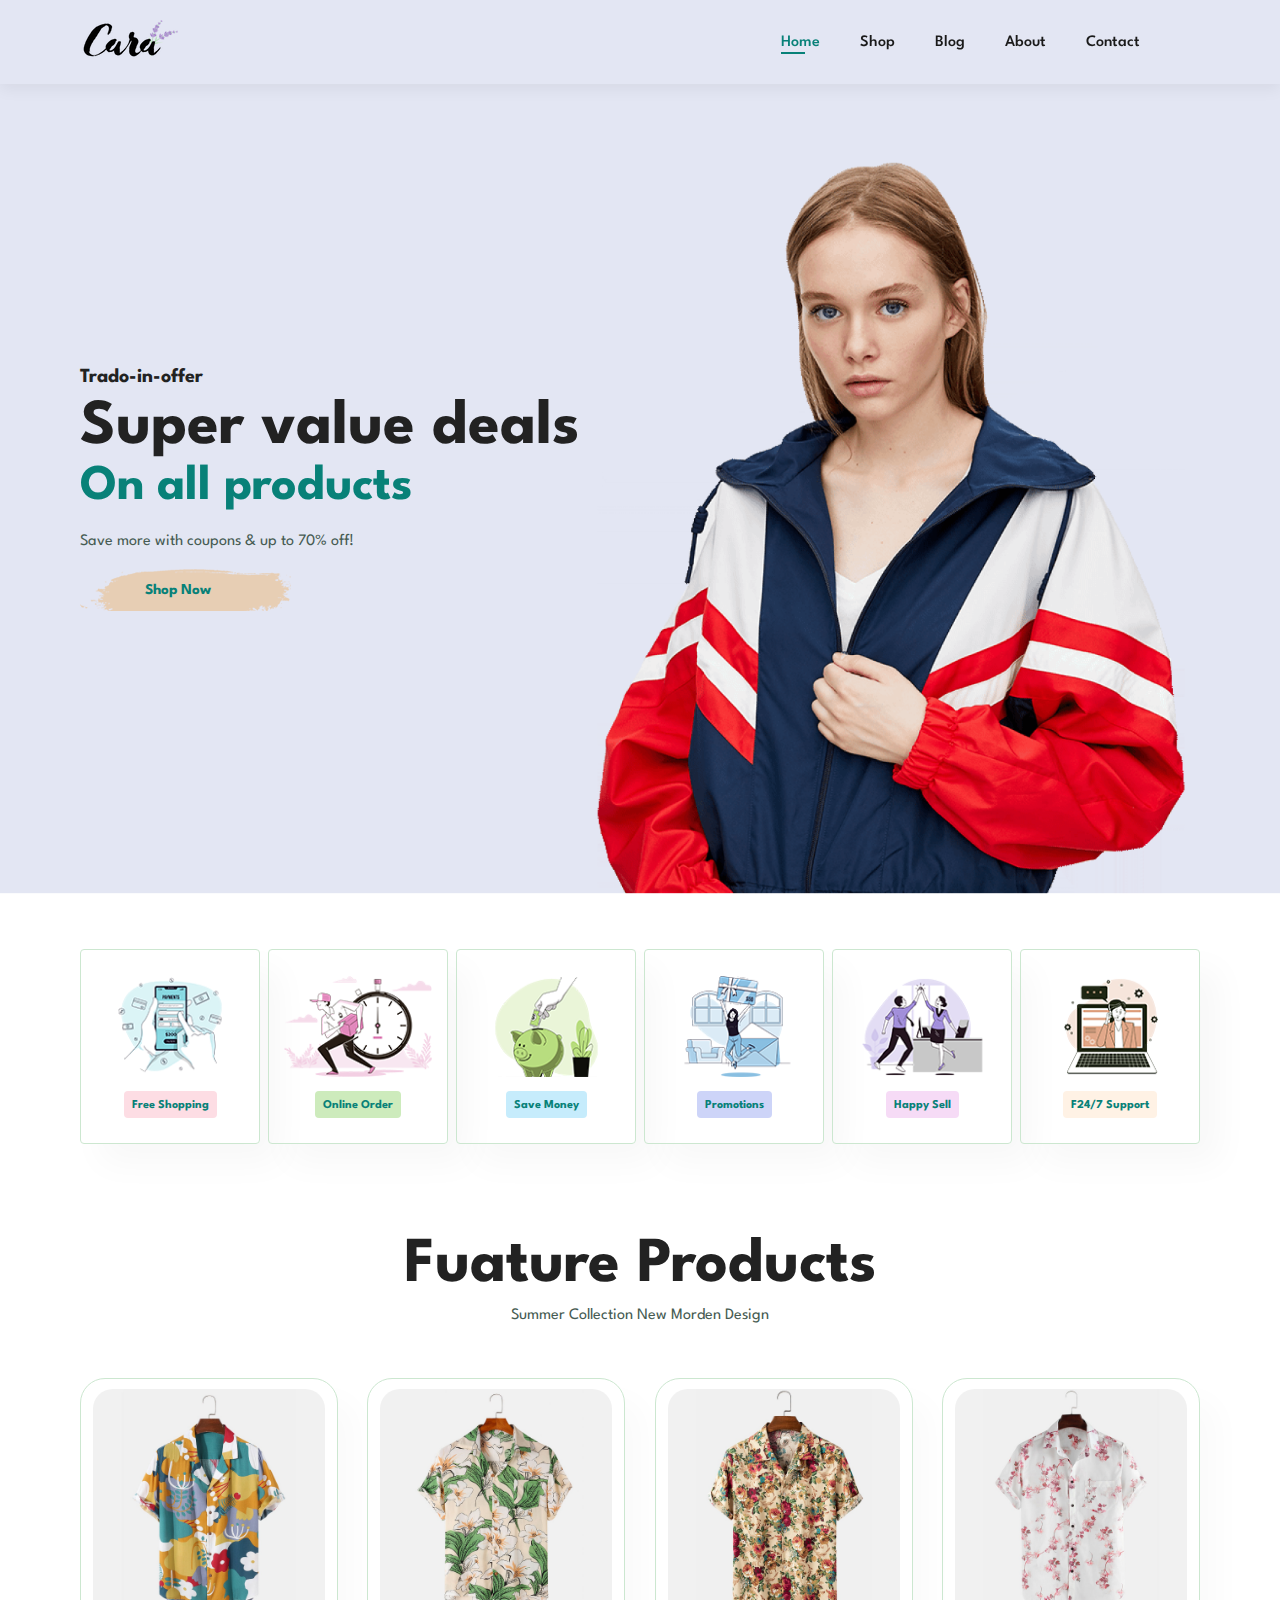
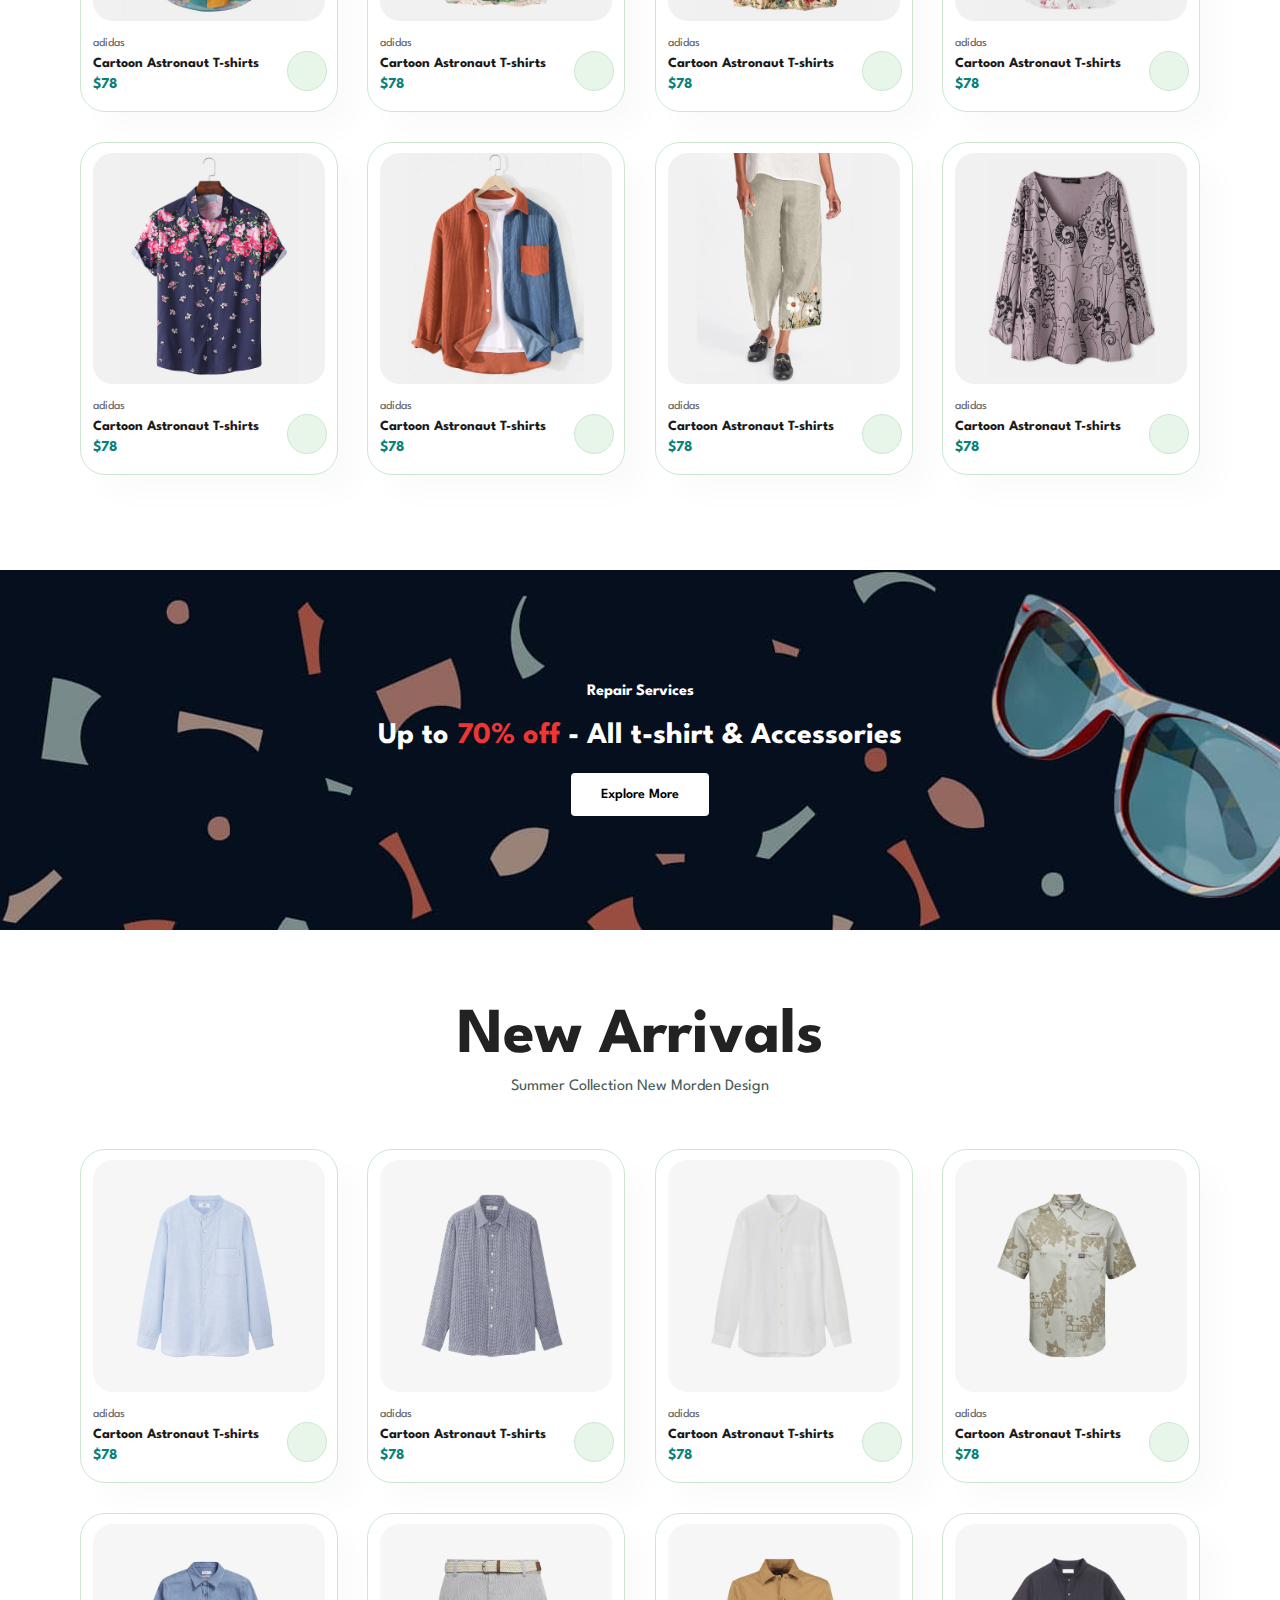
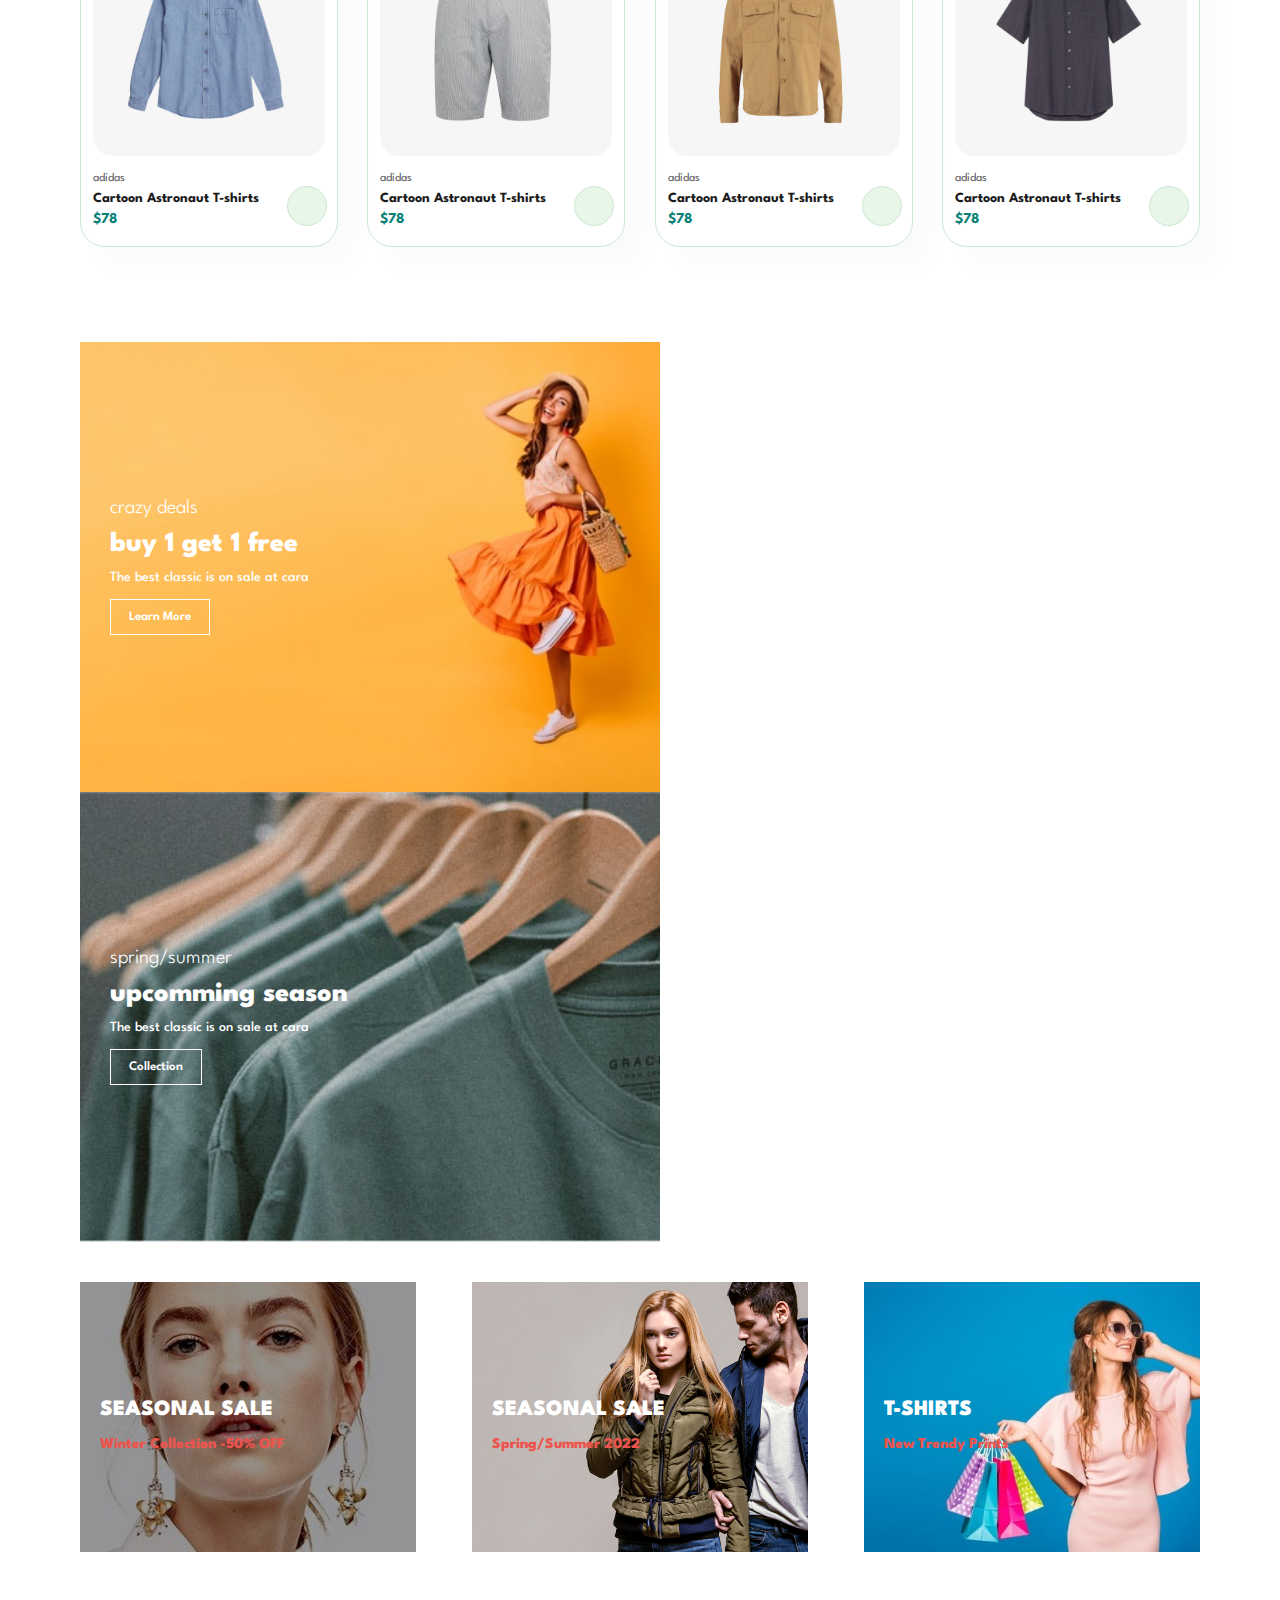
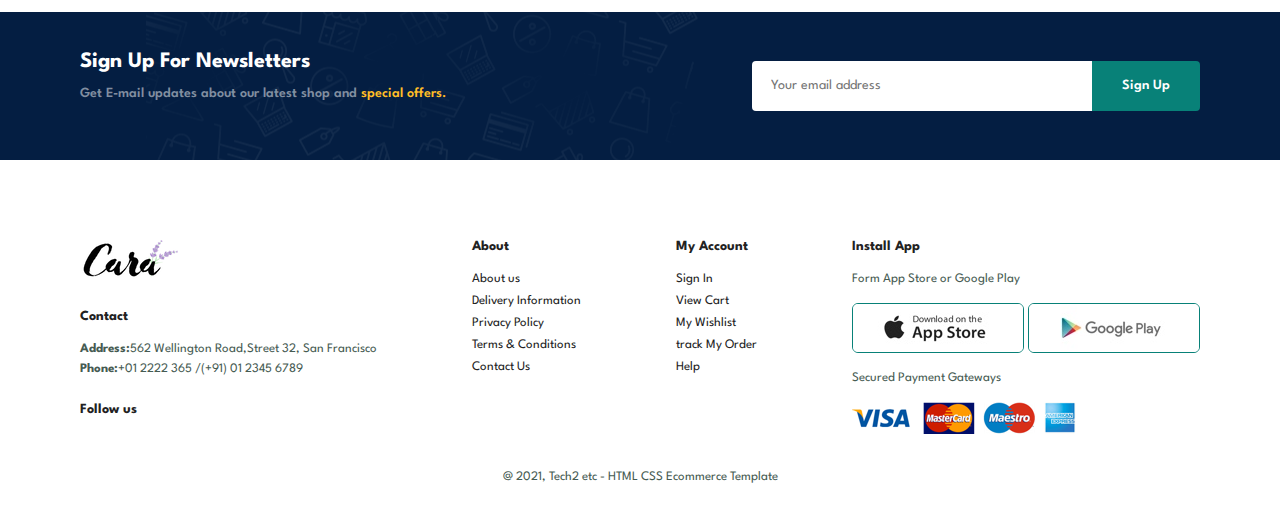
<file: index.html>
<!DOCTYPE html>
<html lang="en">

<head>
    <meta charset="UTF-8">
    <meta http-equiv="X-UA-Compatible" content="IE=edge">
    <meta name="viewport" content="width=device-width, initial-scale=1.0">
    <link rel="stylesheet" href="https://cdnjs.cloudflare.com/ajax/libs/font-awesome/6.2.0/css/all.min.css"
        integrity="sha512-xh6O/CkQoPOWDdYTDqeRdPCVd1SpvCA9XXcUnZS2FmJNp1coAFzvtCN9BmamE+4aHK8yyUHUSCcJHgXloTyT2A=="
        crossorigin="anonymous" referrerpolicy="no-referrer" />


    <link rel="stylesheet" href="./style.css">

    <title>Ecommerce</title>
</head>

<body>
    <header id="header">
        <a href="#"><img src="./img/logo.png" alt="" class="logo"></a>

        <div>
            <ul id="navbar">
                <li><a class="active" href="index.html">Home</a></li>
                <li><a href="shop.html">Shop</a></li>
                <li><a href="blog.html">Blog</a></li>
                <li><a href="about.html">About</a></li>
                <li><a href="contact.html">Contact</a></li>
                <li id="lg-bag"><a href="cart.html"><i class="fas fa-shopping-bag"></i></a></li>
                <a href="#" id="close"><i class="fas fa-times"></i></a>
            </ul>
        </div>
        <div id="mobile">
            <a href="cart.html"><i class="fas fa-shopping-bag"></i></a>
            <i id="bar" class="fa-solid fa-bars"></i>
            <!-- <i id="bar" class="fas fa-outdent"></i> -->
        </div>
    </header>

    <section id="hero">
        <h4>Trado-in-offer</h4>
        <h2>Super value deals</h2>
        <h1>On all products</h1>
        <p>Save more with coupons & up to 70% off!</p>
        <button>Shop Now</button>
    </section>

    <section id="feature" class="section-p1">

        <div class="fe-box">
            <img src="img/features/f1.png" alt="" srcset="">
            <h6>Free Shopping</h6>
        </div>

        <div class="fe-box">
            <img src="img/features/f2.png" alt="" srcset="">
            <h6>Online Order</h6>
        </div>

        <div class="fe-box">
            <img src="img/features/f3.png" alt="" srcset="">
            <h6>Save Money</h6>
        </div>

        <div class="fe-box">
            <img src="img/features/f4.png" alt="" srcset="">
            <h6>Promotions</h6>
        </div>

        <div class="fe-box">
            <img src="img/features/f5.png" alt="" srcset="">
            <h6>Happy Sell</h6>
        </div>

        <div class="fe-box">
            <img src="img/features/f6.png" alt="" srcset="">
            <h6>F24/7 Support</h6>
        </div>

    </section>

    <section id="product1" class="section-p1">
        <h2>Fuature Products</h2>
        <p>Summer Collection New Morden Design</p>
        <div class="pro-container">
            <div class="pro">
                <img src="./img/products/f1.jpg" alt="" srcset="">
                <div class="des">
                    <span>adidas</span>
                    <h5>Cartoon Astronaut T-shirts</h5>
                    <div class="star">
                        <i class="fas fa-star"></i>
                        <i class="fas fa-star"></i>
                        <i class="fas fa-star"></i>
                        <i class="fas fa-star"></i>
                        <i class="fas fa-star"></i>
                    </div>
                    <h4>$78</h4>
                </div>
                <a href=""><i class="fas fa-shopping-cart cart1"></i></a>
            </div>

            <div class="pro">
                <img src="./img/products/f2.jpg" alt="" srcset="">
                <div class="des">
                    <span>adidas</span>
                    <h5>Cartoon Astronaut T-shirts</h5>
                    <div class="star">
                        <i class="fas fa-star"></i>
                        <i class="fas fa-star"></i>
                        <i class="fas fa-star"></i>
                        <i class="fas fa-star"></i>
                        <i class="fas fa-star"></i>
                    </div>
                    <h4>$78</h4>
                </div>
                <a href="#"><i class="fas fa-shopping-cart cart1"></i></a>
            </div>
            <div class="pro">
                <img src="./img/products/f3.jpg" alt="" srcset="">
                <div class="des">
                    <span>adidas</span>
                    <h5>Cartoon Astronaut T-shirts</h5>
                    <div class="star">
                        <i class="fas fa-star"></i>
                        <i class="fas fa-star"></i>
                        <i class="fas fa-star"></i>
                        <i class="fas fa-star"></i>
                        <i class="fas fa-star"></i>
                    </div>
                    <h4>$78</h4>
                </div>
                <a href="#"><i class="fas fa-shopping-cart cart1"></i></a>
            </div>

            <div class="pro">
                <img src="./img/products/f4.jpg" alt="" srcset="">
                <div class="des">
                    <span>adidas</span>
                    <h5>Cartoon Astronaut T-shirts</h5>
                    <div class="star">
                        <i class="fas fa-star"></i>
                        <i class="fas fa-star"></i>
                        <i class="fas fa-star"></i>
                        <i class="fas fa-star"></i>
                        <i class="fas fa-star"></i>
                    </div>
                    <h4>$78</h4>
                </div>
                <a href="#"><i class="fas fa-shopping-cart cart1"></i></a>
            </div>
            <div class="pro">
                <img src="./img/products/f5.jpg" alt="" srcset="">
                <div class="des">
                    <span>adidas</span>
                    <h5>Cartoon Astronaut T-shirts</h5>
                    <div class="star">
                        <i class="fas fa-star"></i>
                        <i class="fas fa-star"></i>
                        <i class="fas fa-star"></i>
                        <i class="fas fa-star"></i>
                        <i class="fas fa-star"></i>
                    </div>
                    <h4>$78</h4>
                </div>
                <a href="#"><i class="fas fa-shopping-cart cart1"></i></a>
            </div>
            <div class="pro">
                <img src="./img/products/f6.jpg" alt="" srcset="">
                <div class="des">
                    <span>adidas</span>
                    <h5>Cartoon Astronaut T-shirts</h5>
                    <div class="star">
                        <i class="fas fa-star"></i>
                        <i class="fas fa-star"></i>
                        <i class="fas fa-star"></i>
                        <i class="fas fa-star"></i>
                        <i class="fas fa-star"></i>
                    </div>
                    <h4>$78</h4>
                </div>
                <a href="#"><i class="fas fa-shopping-cart cart1"></i></a>
            </div>
            <div class="pro">
                <img src="./img/products/f7.jpg" alt="" srcset="">
                <div class="des">
                    <span>adidas</span>
                    <h5>Cartoon Astronaut T-shirts</h5>
                    <div class="star">
                        <i class="fas fa-star"></i>
                        <i class="fas fa-star"></i>
                        <i class="fas fa-star"></i>
                        <i class="fas fa-star"></i>
                        <i class="fas fa-star"></i>
                    </div>
                    <h4>$78</h4>
                </div>
                <a href="#"><i class="fas fa-shopping-cart cart1"></i></a>
            </div>
            <div class="pro">
                <img src="./img/products/f8.jpg" alt="" srcset="">
                <div class="des">
                    <span>adidas</span>
                    <h5>Cartoon Astronaut T-shirts</h5>
                    <div class="star">
                        <i class="fas fa-star"></i>
                        <i class="fas fa-star"></i>
                        <i class="fas fa-star"></i>
                        <i class="fas fa-star"></i>
                        <i class="fas fa-star"></i>
                    </div>
                    <h4>$78</h4>
                </div>
                <a href="#"><i class="fas fa-shopping-cart cart1"></i></a>
            </div>
        </div>
    </section>
    
    <section id="banner" class="section-m1">
        <h4>Repair Services</h4>
        <h2>Up to <span>70% off</span> - All t-shirt & Accessories</h2>
        <button class="normal">Explore More</button>
    </section>

    <section id="product1" class="section-p1">
        <h2>New Arrivals</h2>
        <p>Summer Collection New Morden Design</p>
        <div class="pro-container">
            <div class="pro">
                <img src="./img/products/n1.jpg" alt="" srcset="">
                <div class="des">
                    <span>adidas</span>
                    <h5>Cartoon Astronaut T-shirts</h5>
                    <div class="star">
                        <i class="fas fa-star"></i>
                        <i class="fas fa-star"></i>
                        <i class="fas fa-star"></i>
                        <i class="fas fa-star"></i>
                        <i class="fas fa-star"></i>
                    </div>
                    <h4>$78</h4>
                </div>
                <a href="#"><i class="fas fa-shopping-cart cart1"></i></a>
            </div>
            <div class="pro">
                <img src="./img/products/n2.jpg" alt="" srcset="">
                <div class="des">
                    <span>adidas</span>
                    <h5>Cartoon Astronaut T-shirts</h5>
                    <div class="star">
                        <i class="fas fa-star"></i>
                        <i class="fas fa-star"></i>
                        <i class="fas fa-star"></i>
                        <i class="fas fa-star"></i>
                        <i class="fas fa-star"></i>
                    </div>
                    <h4>$78</h4>
                </div>
                <a href="#"><i class="fas fa-shopping-cart cart1"></i></a>
            </div>
            <div class="pro">
                <img src="./img/products/n3.jpg" alt="" srcset="">
                <div class="des">
                    <span>adidas</span>
                    <h5>Cartoon Astronaut T-shirts</h5>
                    <div class="star">
                        <i class="fas fa-star"></i>
                        <i class="fas fa-star"></i>
                        <i class="fas fa-star"></i>
                        <i class="fas fa-star"></i>
                        <i class="fas fa-star"></i>
                    </div>
                    <h4>$78</h4>
                </div>
                <a href="#"><i class="fas fa-shopping-cart cart1"></i></a>
            </div>

            <div class="pro">
                <img src="./img/products/n4.jpg" alt="" srcset="">
                <div class="des">
                    <span>adidas</span>
                    <h5>Cartoon Astronaut T-shirts</h5>
                    <div class="star">
                        <i class="fas fa-star"></i>
                        <i class="fas fa-star"></i>
                        <i class="fas fa-star"></i>
                        <i class="fas fa-star"></i>
                        <i class="fas fa-star"></i>
                    </div>
                    <h4>$78</h4>
                </div>
                <a href="#"><i class="fas fa-shopping-cart cart1"></i></a>
            </div>
            <div class="pro">
                <img src="./img/products/n5.jpg" alt="" srcset="">
                <div class="des">
                    <span>adidas</span>
                    <h5>Cartoon Astronaut T-shirts</h5>
                    <div class="star">
                        <i class="fas fa-star"></i>
                        <i class="fas fa-star"></i>
                        <i class="fas fa-star"></i>
                        <i class="fas fa-star"></i>
                        <i class="fas fa-star"></i>
                    </div>
                    <h4>$78</h4>
                </div>
                <a href="#"><i class="fas fa-shopping-cart cart1"></i></a>
            </div>
            <div class="pro">
                <img src="./img/products/n6.jpg" alt="" srcset="">
                <div class="des">
                    <span>adidas</span>
                    <h5>Cartoon Astronaut T-shirts</h5>
                    <div class="star">
                        <i class="fas fa-star"></i>
                        <i class="fas fa-star"></i>
                        <i class="fas fa-star"></i>
                        <i class="fas fa-star"></i>
                        <i class="fas fa-star"></i>
                    </div>
                    <h4>$78</h4>
                </div>
                <a href="#"><i class="fas fa-shopping-cart cart1"></i></a>
            </div>
            <div class="pro">
                <img src="./img/products/n7.jpg" alt="" srcset="">
                <div class="des">
                    <span>adidas</span>
                    <h5>Cartoon Astronaut T-shirts</h5>
                    <div class="star">
                        <i class="fas fa-star"></i>
                        <i class="fas fa-star"></i>
                        <i class="fas fa-star"></i>
                        <i class="fas fa-star"></i>
                        <i class="fas fa-star"></i>
                    </div>
                    <h4>$78</h4>
                </div>
                <a href="#"><i class="fas fa-shopping-cart cart1"></i></a>
            </div>
            <div class="pro">
                <img src="./img/products/n8.jpg" alt="" srcset="">
                <div class="des">
                    <span>adidas</span>
                    <h5>Cartoon Astronaut T-shirts</h5>
                    <div class="star">
                        <i class="fas fa-star"></i>
                        <i class="fas fa-star"></i>
                        <i class="fas fa-star"></i>
                        <i class="fas fa-star"></i>
                        <i class="fas fa-star"></i>
                    </div>
                    <h4>$78</h4>
                </div>
                <a href="#"><i class="fas fa-shopping-cart cart1"></i></a>
            </div>
        </div>
    </section>

    <section id="sm-banner" class="section-p1">
        <div class="banner-box">
            <h4>crazy deals</h4>
            <h2>buy 1 get 1 free</h2>
            <span>The best classic is on sale at cara</span>
            <button class="white">Learn More</button>
        </div>
        <div class="banner-box banner-box-2">
            <h4>spring/summer</h4>
            <h2>upcomming season</h2>
            <span>The best classic is on sale at cara</span>
            <button class="white">Collection</button>
        </div>
    </section>


    <section id="banner3">
        <div class="banner-box">
            <h2>SEASONAL SALE</h2>
            <h3>Winter Collection -50% OFF</h3>
        </div>
        <div class="banner-box banner-box2">
            <h2>SEASONAL SALE</h2>
            <h3>Spring/Summer 2022</h3>
        </div>
        <div class="banner-box  banner-box3">
            <h2>T-SHIRTS</h2>
            <h3>New Trendy Prints</h3>
        </div>
    </section>

    <section id="newsletter" class="section-p1 section-m1">
        <div class="newstext">
            <h4>Sign Up For Newsletters</h4>
            <p>Get E-mail updates about our latest shop and <span>special offers.</span></p>
        </div>
        <form class="form" action="">
            <input type="text" placeholder="Your email address">
            <button class="normal">Sign Up</button>
        </form>
    </section>

    <footer class="section-p1">
        <div class="col">
            <img class="logo" src="img/logo.png" alt="" srcset="">
            <h4>Contact</h4>
            <p><strong>Address:</strong>562 Wellington Road,Street 32, San Francisco</p>
            <p><strong>Phone:</strong>+01 2222 365 /(+91) 01 2345 6789</p>
            <div class="follow">
                <h4>Follow us</h4>
                <div class="icon">
                    <i class="fa-brands fa-facebook-f"></i>
                    <i class="fa-brands fa-twitter"></i>
                    <i class="fa-brands fa-instagram"></i>
                    <i class="fa-brands fa-pinterest"></i>
                    <i class="fa-brands fa-youtube"></i>
                </div>
            </div>
        </div>
        <div class="col">
            <h4>About</h4>
            <a href="#">About us</a>
            <a href="#">Delivery Information</a>
            <a href="#">Privacy Policy</a>
            <a href="#">Terms & Conditions</a>
            <a href="#">Contact Us</a>
        </div>
        <div class="col">
            <h4>My Account</h4>
            <a href="# ">Sign In</a>
            <a href="# ">View Cart</a>
            <a href="# ">My Wishlist</a>
            <a href="# ">track My Order</a>
            <a href="#">Help</a>
        </div>
        <div class="col install">
            <h4>Install App</h4>
            <p>Form App Store or Google Play</p>
            <div class="row">
                <img src="img/pay/app.jpg" alt="">
                <img src="img/pay/play.jpg" alt="">
            </div>
            <p>Secured Payment Gateways</p>
            <img src="img/pay/pay.png" alt="">
        </div>
        <div class="copyright">
            <p>@ 2021, Tech2 etc - HTML CSS Ecommerce Template</p>
        </div>
    </footer>



    <script src="./script.js"></script>
</body>

</html>
</file>
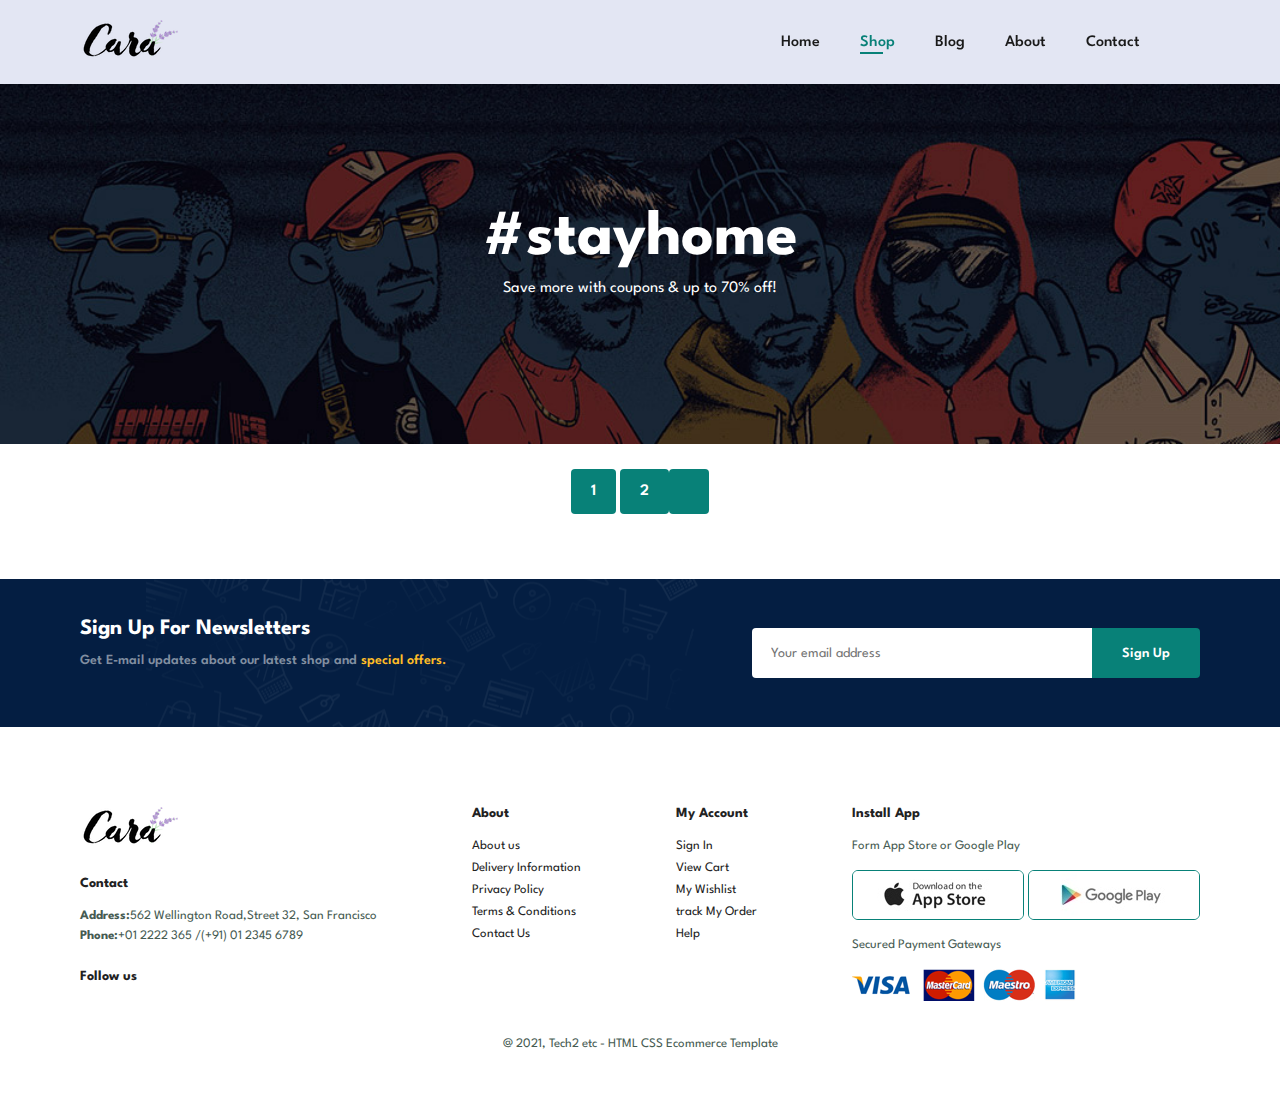
<file: blog.html>
<!DOCTYPE html>
<html lang="en">

<head>
    <meta charset="UTF-8">
    <meta http-equiv="X-UA-Compatible" content="IE=edge">
    <meta name="viewport" content="width=device-width, initial-scale=1.0">
    <link rel="stylesheet" href="https://cdnjs.cloudflare.com/ajax/libs/font-awesome/6.2.0/css/all.min.css"
        integrity="sha512-xh6O/CkQoPOWDdYTDqeRdPCVd1SpvCA9XXcUnZS2FmJNp1coAFzvtCN9BmamE+4aHK8yyUHUSCcJHgXloTyT2A=="
        crossorigin="anonymous" referrerpolicy="no-referrer" />


    <link rel="stylesheet" href="./style.css">

    <title>Document</title>
</head>

<body>
    <header id="header">
        <a href="#"><img src="./img/logo.png" alt="" class="logo"></a>

        <div>
            <ul id="navbar">
                <li><a href="index.html">Home</a></li>
                <li><a class="active" href="shop.html">Shop</a></li>
                <li><a href="blog.html">Blog</a></li>
                <li><a href="about.html">About</a></li>
                <li><a href="contact.html">Contact</a></li>
                <li id="lg-bag"><a href="cart.html"><i class="fas fa-shopping-bag"></i></a></li>
                <a href="#" id="close"><i class="fas fa-times"></i></a>
            </ul>
        </div>
        <div id="mobile">
            <a href="cart.html"><i class="fas fa-shopping-bag"></i></a>
            <i id="bar" class="fa-solid fa-bars"></i>
            <!-- <i id="bar" class="fas fa-outdent"></i> -->
        </div>
    </header>

    <section id="page-header">

        <h2>#stayhome</h2>
        <p>Save more with coupons & up to 70% off!</p>
    </section>

   
    <section id="pagination" class="section-p1">
        <a href="#">1</a>
        <a href="#">2</a>
        <a href="#"><i class="fas fa-long-arrow-alt-right"></i></a>
    </section>

    <section id="newsletter" class="section-p1 section-m1">
        <div class="newstext">
            <h4>Sign Up For Newsletters</h4>
            <p>Get E-mail updates about our latest shop and <span>special offers.</span></p>
        </div>
        <form class="form" action="">
            <input type="text" placeholder="Your email address">
            <button class="normal">Sign Up</button>
        </form>
    </section>

    <footer class="section-p1">
        <div class="col">
            <img class="logo" src="img/logo.png" alt="" srcset="">
            <h4>Contact</h4>
            <p><strong>Address:</strong>562 Wellington Road,Street 32, San Francisco</p>
            <p><strong>Phone:</strong>+01 2222 365 /(+91) 01 2345 6789</p>
            <div class="follow">
                <h4>Follow us</h4>
                <div class="icon">
                    <i class="fa-brands fa-facebook-f"></i>
                    <i class="fa-brands fa-twitter"></i>
                    <i class="fa-brands fa-instagram"></i>
                    <i class="fa-brands fa-pinterest"></i>
                    <i class="fa-brands fa-youtube"></i>
                </div>
            </div>
        </div>
        <div class="col">
            <h4>About</h4>
            <a href="#">About us</a>
            <a href="#">Delivery Information</a>
            <a href="#">Privacy Policy</a>
            <a href="#">Terms & Conditions</a>
            <a href="#">Contact Us</a>
        </div>
        <div class="col">
            <h4>My Account</h4>
            <a href="# ">Sign In</a>
            <a href="# ">View Cart</a>
            <a href="# ">My Wishlist</a>
            <a href="# ">track My Order</a>
            <a href="#">Help</a>
        </div>
        <div class="col install">
            <h4>Install App</h4>
            <p>Form App Store or Google Play</p>
            <div class="row">
                <img src="img/pay/app.jpg" alt="">
                <img src="img/pay/play.jpg" alt="">
            </div>
            <p>Secured Payment Gateways</p>
            <img src="img/pay/pay.png" alt="">
        </div>
        <div class="copyright">
            <p>@ 2021, Tech2 etc - HTML CSS Ecommerce Template</p>
        </div>
    </footer>



    <script src="./script.js"></script>
</body>

</html>
</file>
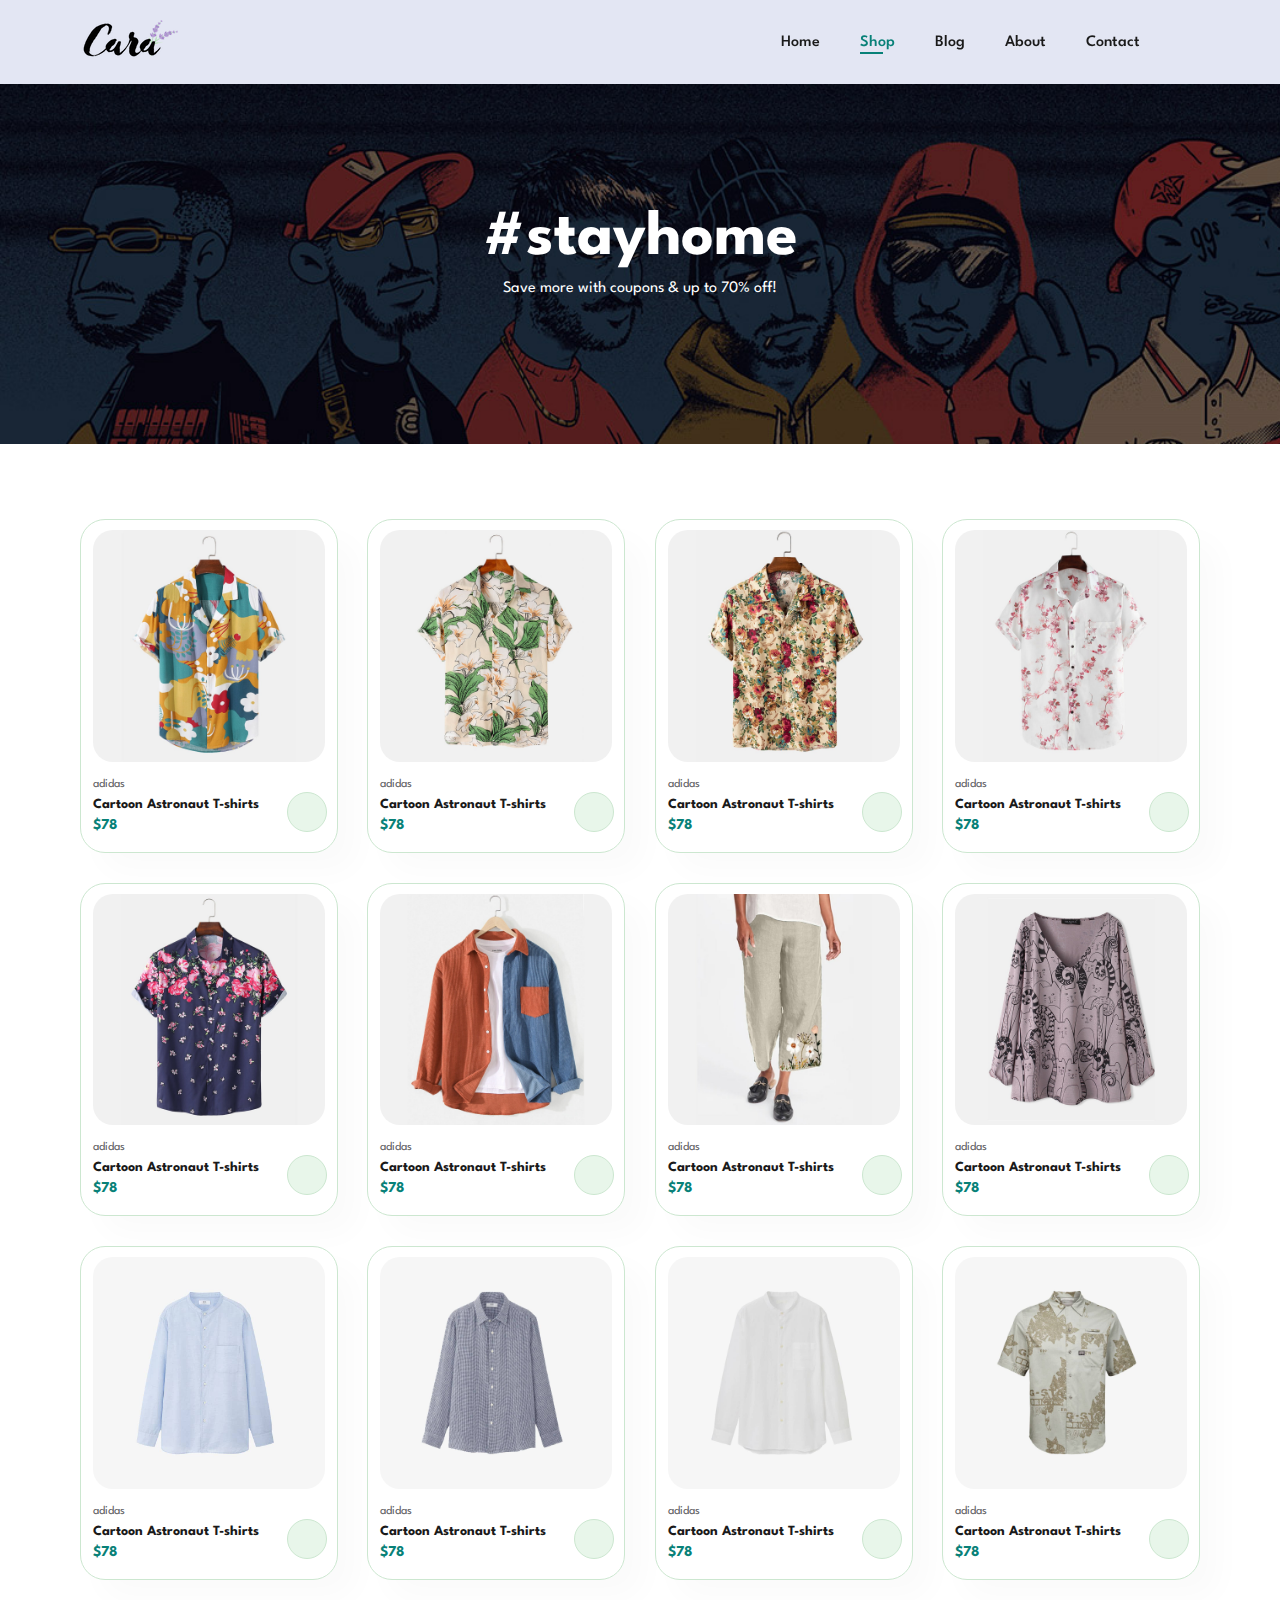
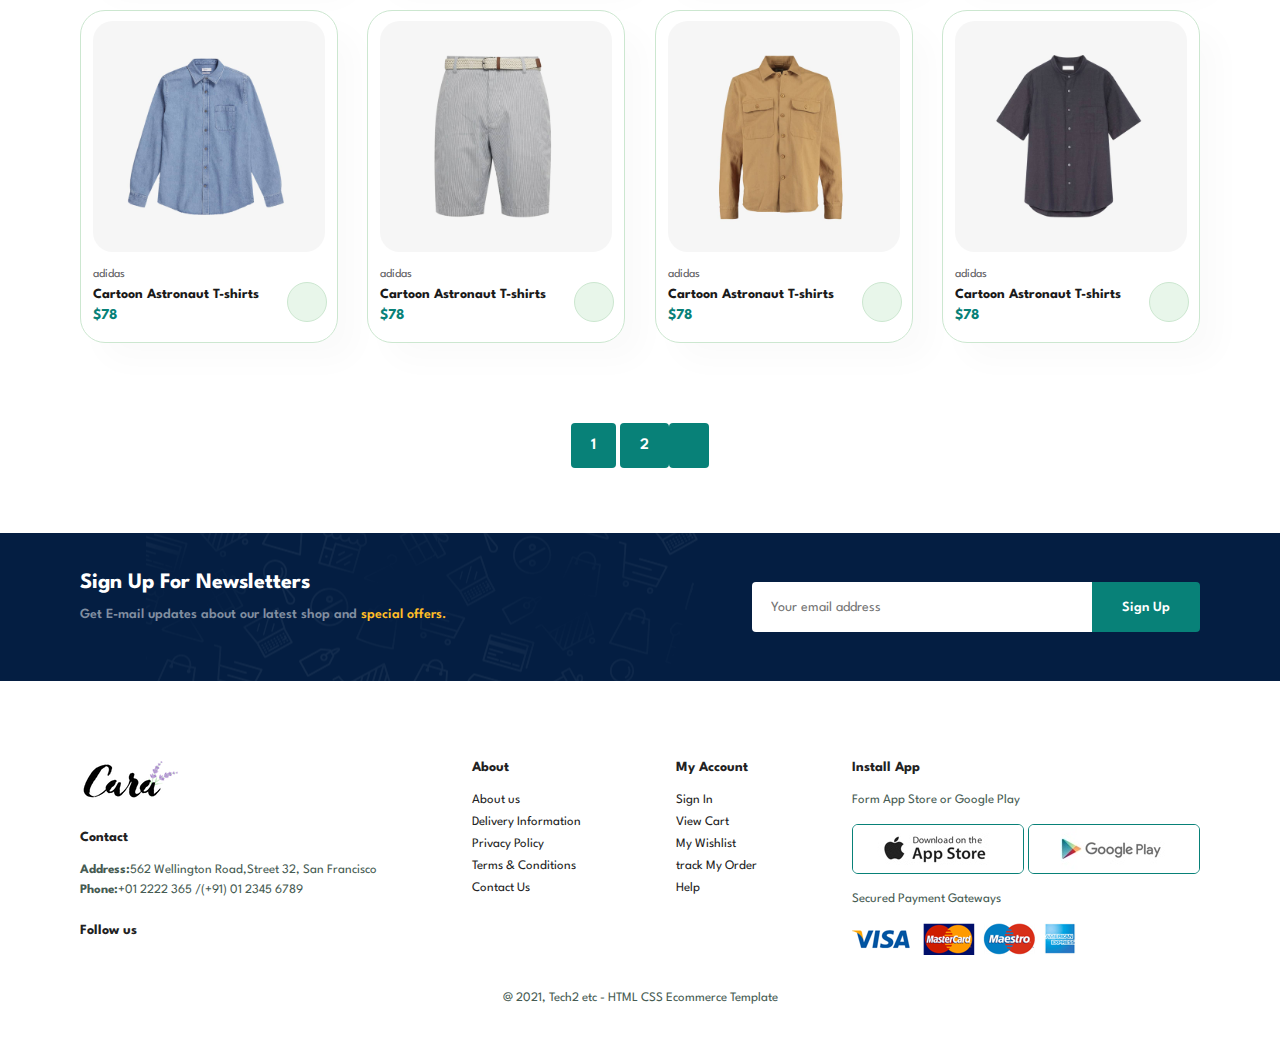
<file: shop.html>
<!DOCTYPE html>
<html lang="en">

<head>
    <meta charset="UTF-8">
    <meta http-equiv="X-UA-Compatible" content="IE=edge">
    <meta name="viewport" content="width=device-width, initial-scale=1.0">
    <link rel="stylesheet" href="https://cdnjs.cloudflare.com/ajax/libs/font-awesome/6.2.0/css/all.min.css"
        integrity="sha512-xh6O/CkQoPOWDdYTDqeRdPCVd1SpvCA9XXcUnZS2FmJNp1coAFzvtCN9BmamE+4aHK8yyUHUSCcJHgXloTyT2A=="
        crossorigin="anonymous" referrerpolicy="no-referrer" />


    <link rel="stylesheet" href="./style.css">

    <title>Document</title>
</head>

<body>
    <header id="header">
        <a href="#"><img src="./img/logo.png" alt="" class="logo"></a>

        <div>
            <ul id="navbar">
                <li><a href="index.html">Home</a></li>
                <li><a class="active" href="shop.html">Shop</a></li>
                <li><a href="blog.html">Blog</a></li>
                <li><a href="about.html">About</a></li>
                <li><a href="contact.html">Contact</a></li>
                <li id="lg-bag"><a href="cart.html"><i class="fas fa-shopping-bag"></i></a></li>
                <a href="#" id="close"><i class="fas fa-times"></i></a>
            </ul>
        </div>
        <div id="mobile">
            <a href="cart.html"><i class="fas fa-shopping-bag"></i></a>
            <i id="bar" class="fa-solid fa-bars"></i>
            <!-- <i id="bar" class="fas fa-outdent"></i> -->
        </div>
    </header>

    <section id="page-header">

        <h2>#stayhome</h2>
        <p>Save more with coupons & up to 70% off!</p>
    </section>

    <section id="product1" class="section-p1">
    
        <div class="pro-container">
            <div class="pro" onclick="window.location.href='sproduct.html';">
                <img src="./img/products/f1.jpg" alt="" srcset="">
                <div class="des">
                    <span>adidas</span>
                    <h5>Cartoon Astronaut T-shirts</h5>
                    <div class="star">
                        <i class="fas fa-star"></i>
                        <i class="fas fa-star"></i>
                        <i class="fas fa-star"></i>
                        <i class="fas fa-star"></i>
                        <i class="fas fa-star"></i>
                    </div>
                    <h4>$78</h4>
                </div>
                <a href="#"><i class="fas fa-shopping-cart cart1"></i></a>
            </div>
            <div class="pro">
                <img src="./img/products/f2.jpg" alt="" srcset="">
                <div class="des">
                    <span>adidas</span>
                    <h5>Cartoon Astronaut T-shirts</h5>
                    <div class="star">
                        <i class="fas fa-star"></i>
                        <i class="fas fa-star"></i>
                        <i class="fas fa-star"></i>
                        <i class="fas fa-star"></i>
                        <i class="fas fa-star"></i>
                    </div>
                    <h4>$78</h4>
                </div>
                <a href="#"><i class="fas fa-shopping-cart cart1"></i></a>
            </div>
            <div class="pro">
                <img src="./img/products/f3.jpg" alt="" srcset="">
                <div class="des">
                    <span>adidas</span>
                    <h5>Cartoon Astronaut T-shirts</h5>
                    <div class="star">
                        <i class="fas fa-star"></i>
                        <i class="fas fa-star"></i>
                        <i class="fas fa-star"></i>
                        <i class="fas fa-star"></i>
                        <i class="fas fa-star"></i>
                    </div>
                    <h4>$78</h4>
                </div>
                <a href="#"><i class="fas fa-shopping-cart cart1"></i></a>
            </div>

            <div class="pro">
                <img src="./img/products/f4.jpg" alt="" srcset="">
                <div class="des">
                    <span>adidas</span>
                    <h5>Cartoon Astronaut T-shirts</h5>
                    <div class="star">
                        <i class="fas fa-star"></i>
                        <i class="fas fa-star"></i>
                        <i class="fas fa-star"></i>
                        <i class="fas fa-star"></i>
                        <i class="fas fa-star"></i>
                    </div>
                    <h4>$78</h4>
                </div>
                <a href="#"><i class="fas fa-shopping-cart cart1"></i></a>
            </div>
            <div class="pro">
                <img src="./img/products/f5.jpg" alt="" srcset="">
                <div class="des">
                    <span>adidas</span>
                    <h5>Cartoon Astronaut T-shirts</h5>
                    <div class="star">
                        <i class="fas fa-star"></i>
                        <i class="fas fa-star"></i>
                        <i class="fas fa-star"></i>
                        <i class="fas fa-star"></i>
                        <i class="fas fa-star"></i>
                    </div>
                    <h4>$78</h4>
                </div>
                <a href="#"><i class="fas fa-shopping-cart cart1"></i></a>
            </div>
            <div class="pro">
                <img src="./img/products/f6.jpg" alt="" srcset="">
                <div class="des">
                    <span>adidas</span>
                    <h5>Cartoon Astronaut T-shirts</h5>
                    <div class="star">
                        <i class="fas fa-star"></i>
                        <i class="fas fa-star"></i>
                        <i class="fas fa-star"></i>
                        <i class="fas fa-star"></i>
                        <i class="fas fa-star"></i>
                    </div>
                    <h4>$78</h4>
                </div>
                <a href="#"><i class="fas fa-shopping-cart cart1"></i></a>
            </div>
            <div class="pro">
                <img src="./img/products/f7.jpg" alt="" srcset="">
                <div class="des">
                    <span>adidas</span>
                    <h5>Cartoon Astronaut T-shirts</h5>
                    <div class="star">
                        <i class="fas fa-star"></i>
                        <i class="fas fa-star"></i>
                        <i class="fas fa-star"></i>
                        <i class="fas fa-star"></i>
                        <i class="fas fa-star"></i>
                    </div>
                    <h4>$78</h4>
                </div>
                <a href="#"><i class="fas fa-shopping-cart cart1"></i></a>
            </div>
            <div class="pro">
                <img src="./img/products/f8.jpg" alt="" srcset="">
                <div class="des">
                    <span>adidas</span>
                    <h5>Cartoon Astronaut T-shirts</h5>
                    <div class="star">
                        <i class="fas fa-star"></i>
                        <i class="fas fa-star"></i>
                        <i class="fas fa-star"></i>
                        <i class="fas fa-star"></i>
                        <i class="fas fa-star"></i>
                    </div>
                    <h4>$78</h4>
                </div>
                <a href="#"><i class="fas fa-shopping-cart cart1"></i></a>
            </div>

            <div class="pro">
                <img src="./img/products/n1.jpg" alt="" srcset="">
                <div class="des">
                    <span>adidas</span>
                    <h5>Cartoon Astronaut T-shirts</h5>
                    <div class="star">
                        <i class="fas fa-star"></i>
                        <i class="fas fa-star"></i>
                        <i class="fas fa-star"></i>
                        <i class="fas fa-star"></i>
                        <i class="fas fa-star"></i>
                    </div>
                    <h4>$78</h4>
                </div>
                <a href="#"><i class="fas fa-shopping-cart cart1"></i></a>
            </div>
            <div class="pro">
                <img src="./img/products/n2.jpg" alt="" srcset="">
                <div class="des">
                    <span>adidas</span>
                    <h5>Cartoon Astronaut T-shirts</h5>
                    <div class="star">
                        <i class="fas fa-star"></i>
                        <i class="fas fa-star"></i>
                        <i class="fas fa-star"></i>
                        <i class="fas fa-star"></i>
                        <i class="fas fa-star"></i>
                    </div>
                    <h4>$78</h4>
                </div>
                <a href="#"><i class="fas fa-shopping-cart cart1"></i></a>
            </div>
            <div class="pro">
                <img src="./img/products/n3.jpg" alt="" srcset="">
                <div class="des">
                    <span>adidas</span>
                    <h5>Cartoon Astronaut T-shirts</h5>
                    <div class="star">
                        <i class="fas fa-star"></i>
                        <i class="fas fa-star"></i>
                        <i class="fas fa-star"></i>
                        <i class="fas fa-star"></i>
                        <i class="fas fa-star"></i>
                    </div>
                    <h4>$78</h4>
                </div>
                <a href="#"><i class="fas fa-shopping-cart cart1"></i></a>
            </div>

            <div class="pro">
                <img src="./img/products/n4.jpg" alt="" srcset="">
                <div class="des">
                    <span>adidas</span>
                    <h5>Cartoon Astronaut T-shirts</h5>
                    <div class="star">
                        <i class="fas fa-star"></i>
                        <i class="fas fa-star"></i>
                        <i class="fas fa-star"></i>
                        <i class="fas fa-star"></i>
                        <i class="fas fa-star"></i>
                    </div>
                    <h4>$78</h4>
                </div>
                <a href="#"><i class="fas fa-shopping-cart cart1"></i></a>
            </div>
            <div class="pro">
                <img src="./img/products/n5.jpg" alt="" srcset="">
                <div class="des">
                    <span>adidas</span>
                    <h5>Cartoon Astronaut T-shirts</h5>
                    <div class="star">
                        <i class="fas fa-star"></i>
                        <i class="fas fa-star"></i>
                        <i class="fas fa-star"></i>
                        <i class="fas fa-star"></i>
                        <i class="fas fa-star"></i>
                    </div>
                    <h4>$78</h4>
                </div>
                <a href="#"><i class="fas fa-shopping-cart cart1"></i></a>
            </div>
            <div class="pro">
                <img src="./img/products/n6.jpg" alt="" srcset="">
                <div class="des">
                    <span>adidas</span>
                    <h5>Cartoon Astronaut T-shirts</h5>
                    <div class="star">
                        <i class="fas fa-star"></i>
                        <i class="fas fa-star"></i>
                        <i class="fas fa-star"></i>
                        <i class="fas fa-star"></i>
                        <i class="fas fa-star"></i>
                    </div>
                    <h4>$78</h4>
                </div>
                <a href="#"><i class="fas fa-shopping-cart cart1"></i></a>
            </div>
            <div class="pro">
                <img src="./img/products/n7.jpg" alt="" srcset="">
                <div class="des">
                    <span>adidas</span>
                    <h5>Cartoon Astronaut T-shirts</h5>
                    <div class="star">
                        <i class="fas fa-star"></i>
                        <i class="fas fa-star"></i>
                        <i class="fas fa-star"></i>
                        <i class="fas fa-star"></i>
                        <i class="fas fa-star"></i>
                    </div>
                    <h4>$78</h4>
                </div>
                <a href="#"><i class="fas fa-shopping-cart cart1"></i></a>
            </div>
            <div class="pro">
                <img src="./img/products/n8.jpg" alt="" srcset="">
                <div class="des">
                    <span>adidas</span>
                    <h5>Cartoon Astronaut T-shirts</h5>
                    <div class="star">
                        <i class="fas fa-star"></i>
                        <i class="fas fa-star"></i>
                        <i class="fas fa-star"></i>
                        <i class="fas fa-star"></i>
                        <i class="fas fa-star"></i>
                    </div>
                    <h4>$78</h4>
                </div>
                <a href="#"><i class="fas fa-shopping-cart cart1"></i></a>
            </div>
        </div>
    </section>

    <section id="pagination" class="section-p1">
        <a href="#">1</a>
        <a href="#">2</a>
        <a href="#"><i class="fas fa-long-arrow-alt-right"></i></a>
    </section>

    <section id="newsletter" class="section-p1 section-m1">
        <div class="newstext">
            <h4>Sign Up For Newsletters</h4>
            <p>Get E-mail updates about our latest shop and <span>special offers.</span></p>
        </div>
        <form class="form" action="">
            <input type="text" placeholder="Your email address">
            <button class="normal">Sign Up</button>
        </form>
    </section>

    <footer class="section-p1">
        <div class="col">
            <img class="logo" src="img/logo.png" alt="" srcset="">
            <h4>Contact</h4>
            <p><strong>Address:</strong>562 Wellington Road,Street 32, San Francisco</p>
            <p><strong>Phone:</strong>+01 2222 365 /(+91) 01 2345 6789</p>
            <div class="follow">
                <h4>Follow us</h4>
                <div class="icon">
                    <i class="fa-brands fa-facebook-f"></i>
                    <i class="fa-brands fa-twitter"></i>
                    <i class="fa-brands fa-instagram"></i>
                    <i class="fa-brands fa-pinterest"></i>
                    <i class="fa-brands fa-youtube"></i>
                </div>
            </div>
        </div>
        <div class="col">
            <h4>About</h4>
            <a href="#">About us</a>
            <a href="#">Delivery Information</a>
            <a href="#">Privacy Policy</a>
            <a href="#">Terms & Conditions</a>
            <a href="#">Contact Us</a>
        </div>
        <div class="col">
            <h4>My Account</h4>
            <a href="# ">Sign In</a>
            <a href="# ">View Cart</a>
            <a href="# ">My Wishlist</a>
            <a href="# ">track My Order</a>
            <a href="#">Help</a>
        </div>
        <div class="col install">
            <h4>Install App</h4>
            <p>Form App Store or Google Play</p>
            <div class="row">
                <img src="img/pay/app.jpg" alt="">
                <img src="img/pay/play.jpg" alt="">
            </div>
            <p>Secured Payment Gateways</p>
            <img src="img/pay/pay.png" alt="">
        </div>
        <div class="copyright">
            <p>@ 2021, Tech2 etc - HTML CSS Ecommerce Template</p>
        </div>
    </footer>



    <script src="./script.js"></script>
</body>

</html>
</file>
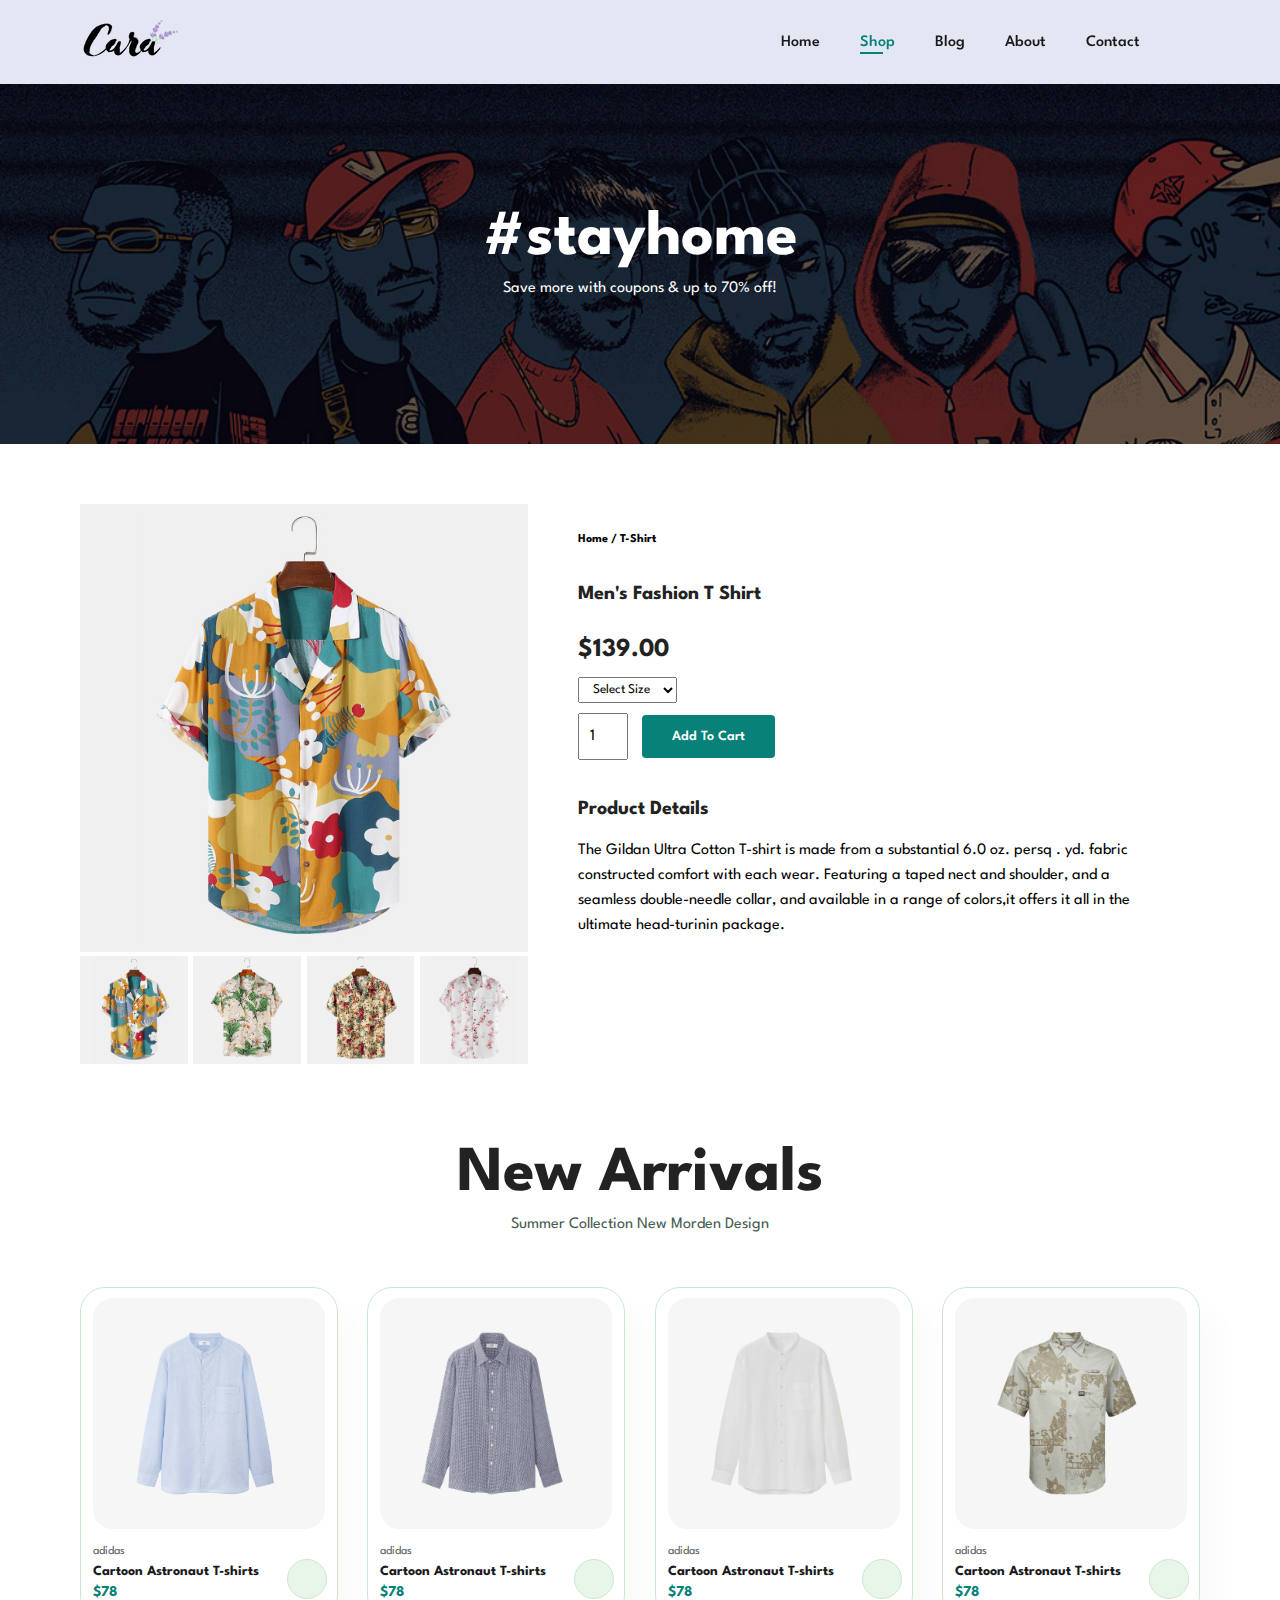
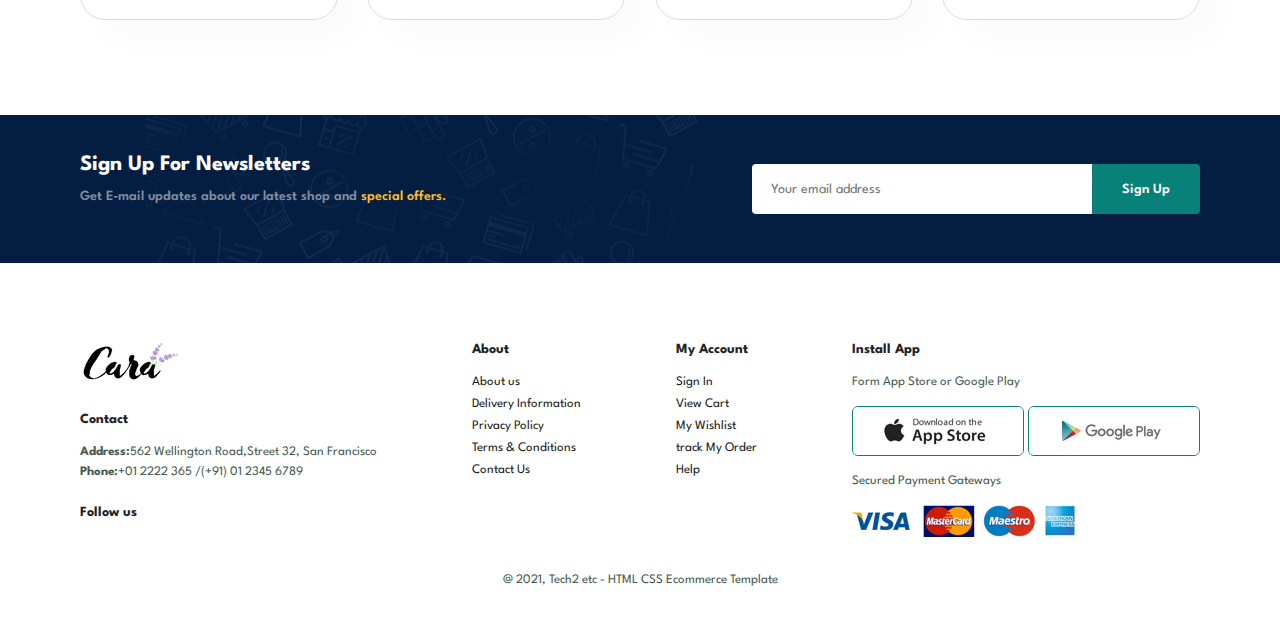
<file: sproduct.html>
<!DOCTYPE html>
<html lang="en">

<head>
    <meta charset="UTF-8">
    <meta http-equiv="X-UA-Compatible" content="IE=edge">
    <meta name="viewport" content="width=device-width, initial-scale=1.0">
    <link rel="stylesheet" href="https://cdnjs.cloudflare.com/ajax/libs/font-awesome/6.2.0/css/all.min.css"
        integrity="sha512-xh6O/CkQoPOWDdYTDqeRdPCVd1SpvCA9XXcUnZS2FmJNp1coAFzvtCN9BmamE+4aHK8yyUHUSCcJHgXloTyT2A=="
        crossorigin="anonymous" referrerpolicy="no-referrer" />


    <link rel="stylesheet" href="./style.css">

    <title>Document</title>
</head>

<body>
    <header id="header">
        <a href="#"><img src="./img/logo.png" alt="" class="logo"></a>

        <div>
            <ul id="navbar">
                <li><a href="index.html">Home</a></li>
                <li><a class="active" href="shop.html">Shop</a></li>
                <li><a href="blog.html">Blog</a></li>
                <li><a href="about.html">About</a></li>
                <li><a href="contact.html">Contact</a></li>
                <li id="lg-bag"><a href="cart.html"><i class="fas fa-shopping-bag"></i></a></li>
                <a href="#" id="close"><i class="fas fa-times"></i></a>
            </ul>
        </div>
        <div id="mobile">
            <a href="cart.html"><i class="fas fa-shopping-bag"></i></a>
            <i id="bar" class="fa-solid fa-bars"></i>
            <!-- <i id="bar" class="fas fa-outdent"></i> -->
        </div>
    </header>

    <section id="page-header">

        <h2>#stayhome</h2>
        <p>Save more with coupons & up to 70% off!</p>
    </section>

    <section id="prodetails" class="section-p1">
        <div class="single-pro-image">
            <img src="img/products/f1.jpg" width="100%" id="MainImg" alt="">
            <div class="small-img-group">
                <div class="small-img-col">
                    <img src="img/products/f1.jpg" width="100%" class="small-img" alt="">
                </div>
                <div class="small-img-col">
                    <img src="img/products/f2.jpg" width="100%" class="small-img" alt="">
                </div>
                <div class="small-img-col">
                    <img src="img/products/f3.jpg" width="100%" class="small-img" alt="">
                </div>
                <div class="small-img-col">
                    <img src="img/products/f4.jpg" width="100%" class="small-img" alt="">
                </div>
            </div>
        </div>
        <div class="single-pro-details">
            <h6>Home / T-Shirt</h6>
            <h4>Men's Fashion T Shirt</h4>
            <h2>$139.00</h2>
            <select name="" id="">
                <option value="">Select Size</option>
                <option value="">XL</option>
                <option value="">XXL</option>
                <option value="">Small</option>
                <option value="">Large</option>
            </select>
            <input type="number" value="1">
            <button class="normal">Add To Cart</button>
            <h4>Product Details</h4>
            <span>The Gildan Ultra Cotton T-shirt is made from a substantial 6.0 oz. persq . yd. fabric constructed comfort with each wear. Featuring a taped nect and shoulder, and a seamless double-needle collar, and available in a range of colors,it offers it all in the ultimate head-turinin package.</span>
        </div>
    </section>
    <section id="product1" class="section-p1">
        <h2>New Arrivals</h2>
        <p>Summer Collection New Morden Design</p>
        <div class="pro-container">
            <div class="pro">
                <img src="./img/products/n1.jpg" alt="" srcset="">
                <div class="des">
                    <span>adidas</span>
                    <h5>Cartoon Astronaut T-shirts</h5>
                    <div class="star">
                        <i class="fas fa-star"></i>
                        <i class="fas fa-star"></i>
                        <i class="fas fa-star"></i>
                        <i class="fas fa-star"></i>
                        <i class="fas fa-star"></i>
                    </div>
                    <h4>$78</h4>
                </div>
                <a href="#"><i class="fas fa-shopping-cart cart1"></i></a>
            </div>
            <div class="pro">
                <img src="./img/products/n2.jpg" alt="" srcset="">
                <div class="des">
                    <span>adidas</span>
                    <h5>Cartoon Astronaut T-shirts</h5>
                    <div class="star">
                        <i class="fas fa-star"></i>
                        <i class="fas fa-star"></i>
                        <i class="fas fa-star"></i>
                        <i class="fas fa-star"></i>
                        <i class="fas fa-star"></i>
                    </div>
                    <h4>$78</h4>
                </div>
                <a href="#"><i class="fas fa-shopping-cart cart1"></i></a>
            </div>
            <div class="pro">
                <img src="./img/products/n3.jpg" alt="" srcset="">
                <div class="des">
                    <span>adidas</span>
                    <h5>Cartoon Astronaut T-shirts</h5>
                    <div class="star">
                        <i class="fas fa-star"></i>
                        <i class="fas fa-star"></i>
                        <i class="fas fa-star"></i>
                        <i class="fas fa-star"></i>
                        <i class="fas fa-star"></i>
                    </div>
                    <h4>$78</h4>
                </div>
                <a href="#"><i class="fas fa-shopping-cart cart1"></i></a>
            </div>

            <div class="pro">
                <img src="./img/products/n4.jpg" alt="" srcset="">
                <div class="des">
                    <span>adidas</span>
                    <h5>Cartoon Astronaut T-shirts</h5>
                    <div class="star">
                        <i class="fas fa-star"></i>
                        <i class="fas fa-star"></i>
                        <i class="fas fa-star"></i>
                        <i class="fas fa-star"></i>
                        <i class="fas fa-star"></i>
                    </div>
                    <h4>$78</h4>
                </div>
                <a href="#"><i class="fas fa-shopping-cart cart1"></i></a>
            </div>
                </div>
    </section>

    <section id="newsletter" class="section-p1 section-m1">
        <div class="newstext">
            <h4>Sign Up For Newsletters</h4>
            <p>Get E-mail updates about our latest shop and <span>special offers.</span></p>
        </div>
        <form class="form" action="">
            <input type="text" placeholder="Your email address">
            <button class="normal">Sign Up</button>
        </form>
    </section>

    <footer class="section-p1">
        <div class="col">
            <img class="logo" src="img/logo.png" alt="" srcset="">
            <h4>Contact</h4>
            <p><strong>Address:</strong>562 Wellington Road,Street 32, San Francisco</p>
            <p><strong>Phone:</strong>+01 2222 365 /(+91) 01 2345 6789</p>
            <div class="follow">
                <h4>Follow us</h4>
                <div class="icon">
                    <i class="fa-brands fa-facebook-f"></i>
                    <i class="fa-brands fa-twitter"></i>
                    <i class="fa-brands fa-instagram"></i>
                    <i class="fa-brands fa-pinterest"></i>
                    <i class="fa-brands fa-youtube"></i>
                </div>
            </div>
        </div>
        <div class="col">
            <h4>About</h4>
            <a href="#">About us</a>
            <a href="#">Delivery Information</a>
            <a href="#">Privacy Policy</a>
            <a href="#">Terms & Conditions</a>
            <a href="#">Contact Us</a>
        </div>
        <div class="col">
            <h4>My Account</h4>
            <a href="# ">Sign In</a>
            <a href="# ">View Cart</a>
            <a href="# ">My Wishlist</a>
            <a href="# ">track My Order</a>
            <a href="#">Help</a>
        </div>
        <div class="col install">
            <h4>Install App</h4>
            <p>Form App Store or Google Play</p>
            <div class="row">
                <img src="img/pay/app.jpg" alt="">
                <img src="img/pay/play.jpg" alt="">
            </div>
            <p>Secured Payment Gateways</p>
            <img src="img/pay/pay.png" alt="">
        </div>
        <div class="copyright">
            <p>@ 2021, Tech2 etc - HTML CSS Ecommerce Template</p>
        </div>
    </footer>

<script>
    var MainImag=document.getElementById('MainImg');
    var smallimg=document.getElementsByClassName("small-img");
    smallimg[0].onclick=function(){
        MainImag.src=smallimg[0].src;
    }
    smallimg[1].onclick=function(){
        MainImag.src=smallimg[1].src;
    }
    smallimg[2].onclick=function(){
        MainImag.src=smallimg[2].src;
    }
    smallimg[3].onclick=function(){
        MainImag.src=smallimg[3].src;
    }
    console.log("Hello wolrd")
</script>

    <script src="./script.js"></script>
</body>

</html>
</file>
<file: style.css>
@import url('https://fonts.googleapis.com/css2?family=Spartan:wght@100;200;300;400;500;600;700;800;900&display=swap');

* {
    margin: 0;
    padding: 0;
    box-sizing: border-box;
    font-family: 'Spartan', sans-serif;
}

h1 {
    font-size: 50px;
    line-height: 64px;
    color: #222;
}

h2 {
    font-size: 64px;
    line-height: 54px;
    color: #222;
}

h4 {
    font-size: 20px;
    color: #222;
}

h6 {
    font-weight: 700;
    font-size: 12px;
}

p {
    font-size: 16px;
    color: #465b52;
    margin: 15px 0 20px 0;
}

.section-p1 {
    padding: 40px 80px;
}

.section-m1 {
    margin: 40px 0;
}

button.normal {
    font-size: 14px;
    font-weight: 600;
    padding: 15px 30px;
    color: #000;
    background-color: #fff;
    border-radius: 4px;
    cursor: pointer;
    border: none;
    outline: none;
    transition: 0.2s;
}

button.white {
    font-size: 13px;
    font-weight: 600;
    padding: 11px 18px;
    color: #fff;
    background-color: transparent;
    cursor: pointer;
    border: 1px solid #fff;
    outline: none;
    transition: 0.2s;
}

body {
    width: 100%;
}

/* header start */
#header {
    display: flex;
    align-items: center;
    justify-content: space-between;
    padding: 20px 80px;
    background: #e3e6f3;
    box-shadow: 0 5px 15px rgba(0, 0, 0, 0.06);
    z-index: 999;
    position: sticky;
    top: 0;
    left: 0;
}

#navbar {
    display: flex;
    align-items: center;
    justify-content: center;
}

#navbar.active {
    right: 0px;
}

#navbar li {
    list-style: none;
    padding: 0 20px;
    position: relative;
}

#navbar li a {
    text-decoration: none;
    font-size: 16px;
    font-weight: 550;
    color: #1a1a1a;
    transition: 0.3s ease;
    -webkit-transition: 0.3s ease;
    -moz-transition: 0.3s ease;
    -ms-transition: 0.3s ease;
    -o-transition: 0.3s ease;
}

#navbar li a:hover,
#navbar li a.active {
    color: #088178;
}

#navbar li a.active::after,
#navbar li a:hover::after {
    content: "";
    width: 30%;
    height: 2px;
    background: #088178;
    position: absolute;
    bottom: -4px;
    left: 20px;
}

#mobile {
    display: none;
    align-items: center;
}

/* home page */
#hero {
    background-image: url('./img/hero4.png');
    height: 90vh;
    width: 100%;
    background-size: cover;
    background-position: top 25% right 0;
    padding: 0 80px;
    display: flex;
    flex-direction: column;
    align-items: flex-start;
    justify-content: center;
}

#hero h4 {
    padding-bottom: 15px;
}

#hero h1 {
    color: #088178;
}

#hero button {
    background-image: url('./img/button.png');
    background-color: transparent;
    color: #088178;
    border: 0;
    padding: 14px 80px 14px 65px;
    background-repeat: no-repeat;
    cursor: pointer;
    font-weight: 700;
    font-size: 15px;
}

#feature {
    display: flex;
    align-items: center;
    justify-content: space-between;
    flex-wrap: wrap;
}


#feature .fe-box {
    width: 180px;
    text-align: center;
    padding: 25px 15px;
    box-shadow: 20px 20px 34px rgba(0, 0, 0, 0.03);
    border: 1px solid #cce7d0;
    border-radius: 4px;
    -webkit-border-radius: 4px;
    -moz-border-radius: 4px;
    -ms-border-radius: 4px;
    -o-border-radius: 4px;
    margin: 15px 0;
}

#feature .fe-box:hover {
    box-shadow: 10px 10px 54px rgba(70, 62, 221, 0.1);
}

#feature .fe-box img {
    width: 100%;
    margin-bottom: 10px;

}

#feature .fe-box h6 {
    display: inline-block;
    padding: 9px 8px 6px 8px;
    line-height: 1;
    border-radius: 4px;
    color: #088178;
    background-color: #fddde4;
}

#feature .fe-box:nth-child(2) h6 {
    background-color: #cdebbc;
}

#feature .fe-box:nth-child(3) h6 {
    background-color: #c6ecfc;
}

#feature .fe-box:nth-child(4) h6 {
    background-color: #cdd4f8;
}

#feature .fe-box:nth-child(5) h6 {
    background-color: #f6dbf6;
}

#feature .fe-box:nth-child(6) h6 {
    background-color: #fff2e5;
}

#product1 {
    text-align: center;
}

#product1 .pro-container {
    display: flex;
    justify-content: space-between;
    padding-top: 20px;
    flex-wrap: wrap;
}

#product1 .pro {
    width: 23%;
    min-width: 250px;
    padding: 10px 12px;
    border: 1px solid #cce7d0;
    border-radius: 25px;
    -webkit-border-radius: 25px;
    -moz-border-radius: 25px;
    -ms-border-radius: 25px;
    -o-border-radius: 25px;
    cursor: pointer;
    box-shadow: 20px 20px 30px rgba(0, 0, 0, 0.02);
    margin: 15px 0;
    transition: 02s ease;
    -webkit-transition: 02s ease;
    -moz-transition: 02s ease;
    -ms-transition: 02s ease;
    -o-transition: 02s ease;
    position: relative;
}

#product1 .pro:hover {
    box-shadow: 20px 20px 30px rgba(0, 0, 0, 0.06);
}

#product1 .pro img {
    width: 100%;
    border-radius: 20px;
    -webkit-border-radius: 20px;
    -moz-border-radius: 20px;
    -ms-border-radius: 20px;
    -o-border-radius: 20px;
}

#product1 .pro .des {
    text-align: start;
    padding: 10px 0;
}

#product1 .pro .des span {
    color: #606063;
    font-size: 12px;
}

#product1 .pro .des h5 {
    padding-top: 7px;
    color: #1a1a1a;
    font-size: 14px;
}

#product1 .pro .des i {
    font-size: 12px;
    color: rgb(243, 181, 25);
}

#product1 .pro .des h4 {
    padding-top: 7px;
    font-size: 15px;
    font-weight: 700;
    color: #088178;
}

#product1 .pro .cart1 {
    width: 40px;
    height: 40px;
    line-height: 40px;
    border-radius: 50px;
    -webkit-border-radius: 50px;
    -moz-border-radius: 50px;
    -ms-border-radius: 50px;
    -o-border-radius: 50px;
    background-color: #e8f6ea;
    /* font-weight: 500; */
    color: #088178;
    border: 1px solid #cce7d0;
    position: absolute;
    bottom: 20px;
    right: 10px;
}

#banner {
    display: flex;
    flex-direction: column;
    justify-content: center;
    align-items: center;
    text-align: center;
    background-image: url('img/banner//b2.jpg');
    width: 100%;
    height: 40vh;
    background-size: cover;
    background-position: center;
}

#banner h4 {
    color: #fff;
    font-size: 16px;

}

#banner h2 {
    color: #fff;
    font-size: 30px;
    padding: 10px 0;
}

#banner h2 span {
    color: #ef3636;
}

#banner button:hover {
    background: #088178;
    color: #fff;
}

#sm-banner {
    display: flex;
    justify-content: space-between;
    flex-wrap: wrap;
}

#sm-banner .banner-box {
    display: flex;
    flex-direction: column;
    justify-content: center;
    align-items: flex-start;
    background-image: url('img/banner//b17.jpg');
    min-width: 580px;
    height: 50vh;
    background-size: cover;
    background-position: center;
    padding: 30px;
}

#sm-banner .banner-box-2 {
    background-image: url('img/banner//b10.jpg');
}

#sm-banner h4 {
    color: #fff;
    font-size: 20px;
    font-weight: 300;
}

#sm-banner h2 {
    color: #fff;
    font-size: 28px;
    font-weight: 800;
}

#sm-banner span {
    color: #fff;
    font-size: 14px;
    font-weight: 500;
    padding-bottom: 15px;
}

#sm-banner .banner-box:hover button {
    background: #088178;
    border: 1px solid #088178;
}

#banner3 {
    display: flex;
    justify-content: space-between;
    flex-wrap: wrap;
    padding: 0 80px;

}

#banner3 .banner-box {
    display: flex;
    flex-direction: column;
    justify-content: center;
    align-items: flex-start;
    background-image: url('img/banner//b7.jpg');
    min-width: 30%;
    height: 30vh;
    background-size: cover;
    background-position: center;
    padding: 20px;
    margin-bottom: 20px;
}

#banner3 .banner-box2 {
    background-image: url('img/banner/b4.jpg');
}

#banner3 .banner-box3 {
    background-image: url('img/banner/b18.jpg');
}

#banner3 h2 {
    color: #fff;
    font-weight: 900;
    font-size: 22px;
}

#banner3 h3 {
    color: #ec544e;
    font-weight: 800;
    font-size: 15px;
}

#newsletter {
    display: flex;
    justify-content: space-between;
    flex-wrap: wrap;
    align-items: center;
    background-image: url('img/banner/b14.png');
    background-repeat: no-repeat;
    background-position: 20% 30%;
    background-color: #041e42;
}

#newsletter h4 {
    font-size: 22px;
    font-weight: 700;
    color: #fff;
}

#newsletter p {
    font-size: 14px;
    font-weight: 600;
    color: #818ea0;
}

#newsletter p span {
    color: #ffbd27;
}

#newsletter form {
    display: flex;
    width: 40%;
}

#newsletter input {
    height: 3.125rem;
    padding: 0 1.25em;
    font-size: 14px;
    width: 100%;
    border: 1px solid transparent;
    border-radius: 4px;
    -webkit-border-radius: 4px;
    -moz-border-radius: 4px;
    -ms-border-radius: 4px;
    -o-border-radius: 4px;
    outline: none;
    border-top-right-radius: 0;
    border-bottom-right-radius: 0;
}

#newsletter button {
    background-color: #088178;
    color: #fff;
    white-space: nowrap;
    border-top-left-radius: 0;
    border-bottom-left-radius: 0;
}

footer {
    display: flex;
    flex-wrap: wrap;
    justify-content: space-between;
}

footer .col {
    display: flex;
    flex-direction: column;
    align-items: flex-start;
    margin-bottom: 20px;
}

footer .logo {
    margin-bottom: 30px;
}

footer h4 {
    font-size: 14px;
    padding-bottom: 20px;
}

footer p {
    font-size: 13px;
    margin: 0 0 8px 0;
}

footer a {
    font-size: 13px;
    text-decoration: none;
    color: #222;
    margin-bottom: 10px;
}

footer .follow {
    margin-top: 20px;
}

footer .follow i {
    color: #465b52;
    padding-right: 4px;
    cursor: pointer;
}

footer .install .row img {
    border: 1px solid #088178;
    border-radius: 6px;
    -webkit-border-radius: 6px;
    -moz-border-radius: 6px;
    -ms-border-radius: 6px;
    -o-border-radius: 6px;
}

footer .install img {
    margin: 10px 0 15px 0;
}

footer .follow i:hover,
footer a:hover {
    color: #088178;
}

footer .copyright {
    width: 100%;
    text-align: center;
}

#close {
    display: none;
}
/* shop page */
#page-header{
    background-image: url('img/banner/b1.jpg');
    width: 100%;
    height: 40vh;
    background-size: cover;
    display: flex;
    justify-content: center;
    text-align: center;
    flex-direction:column ;
    padding: 14px;

}
#page-header h2,
#page-header p{
    color: #fff;
}
#pagination{
    text-align: center;
}
#pagination a{
    text-decoration: none;
    background-color: #088178;
    padding: 15px 20px;
    border-radius: 4px;
    -webkit-border-radius: 4px;
    -moz-border-radius: 4px;
    -ms-border-radius: 4px;
    -o-border-radius: 4px;
    color: #fff;
    font-weight: 600;
}
#pagination i{
    font-size: 16px;
    font-weight: 600;
}
/* single product */
#prodetails{
    display: flex;
    margin-top: 20px;
}
#prodetails .single-pro-image{
width: 40%;
margin-right: 50px;
}
.small-img-group{
    display: flex;
    justify-content: space-between;
}
.small-img-col{
    flex-basis: 24%;
    cursor: pointer;
}
#prodetails .single-pro-details{
    width: 50%;
    padding-top: 30px;
}

#prodetails .single-pro-details h4{
    padding: 40px 0 20px 0;
}

#prodetails .single-pro-details h2{
 font-size: 26px;
}

#prodetails .single-pro-details select{
    display: block;
    padding: 5px 10px;
    margin-bottom: 10px;
}

#prodetails .single-pro-details input{
    width: 50px;
    height: 47px;
    padding-left:10px ;
    font-size: 16px;
    margin-right: 10px;
}

#prodetails .single-pro-details input:focus{
    outline: none;
}

#prodetails .single-pro-details  button{
    background: #088178;
    color: #fff;
}

#prodetails .single-pro-details  span{
    line-height: 25px;
}



/* blog page */


/* about page */

/* contact page */

/* Start Media Query */

@media (max-width:799px) {
    .section-p1 {
        padding: 40px 40px;
    }

    #navbar {
        display: flex;
        flex-direction: column;
        align-items: flex-start;
        justify-content: flex-start;
        position: fixed;
        top: 0;
        right: -300px;
        height: 100vh;
        width: 300px;
        background-color: #e3e6f3;
        box-shadow: 0 40px 60px rgba(0, 0, 0, 0.1);
        padding: 80px 0 0 10px;
        transition: 0.3s;
        -webkit-transition: 0.3s;
        -moz-transition: 0.3s;
        -ms-transition: 0.3s;
        -o-transition: 0.3s;
    }

    #navbar li {
        margin-bottom: 25px;
    }

    #mobile {
        display: flex;
        align-items: center;
    }

    #mobile i {
        color: #1a1a1a;
        font-size: 24px;
        padding-left: 20px;
    }

    #close {
        display: initial;
        position: absolute;
        top: 30px;
        left: 30px;
        color: #222;
        font-size: 24px;
    }

    #lg-bag {
        display: none;
    }

    #hero {
        height: 70vh;
        padding: 0 80px;
        background-position: top 30% right 30%;
    }

    #feature {
        justify-content: center;
    }

    #feature .fe-box {
        margin: 15px 15px;
    }

    #product1 .pro-container {
        justify-content: center;
    }

    #product1 .pro {
        margin: 15px;
    }

    #banner {
        height: 40vh;
    }

    #sm-banner .banner-box {
        min-width: 100%;
        height: 30vh;
    }

    #banner3 {
        padding: 0 40px;
    }

    #banner3 .banner-box {
        width: 100%;
    }

    #newsletter form {

        width: 70%;
    }
}

@media (max-width:477px) {
    .section-p1 {
        padding: 20px;
    }

    #header {
        padding: 10px 30px;
    }

    h1 {
        font-size: 38px;
    }

    h2 {
        font-size: 32px;

    }

    #hero {
        padding: 0 20px;
        background-position: 55%;
    }

    #feature .fe-box {
        width: 155px;
        margin: 0  0 15px 0;
    }
    #feature {
        justify-content: space-between;
    }
    #banner {
        height: 40vh;
    }
    #sm-banner .banner-box {
             height: 40vh;
    }

    #sm-banner .banner-box-2 {
        margin-top: 20px;
    }
    #banner3 {
        padding: 0 20px;
    }
    #banner3 .banner-box {
        width: 100%;
    }
    #newsletter {
        padding:40px 20px ;
    }
    #newsletter form {
        width: 100%;
    }
    footer .copyright{
        text-align: start;
    }
    /* single product */
    #prodetails {
        display: flex;
      flex-direction: column;
    }
    #prodetails .single-pro-image {
        width: 100%;
        margin-right: 0px;
    }
    #prodetails .single-pro-details {
        width: 100%;
       
    }
}
</file>
